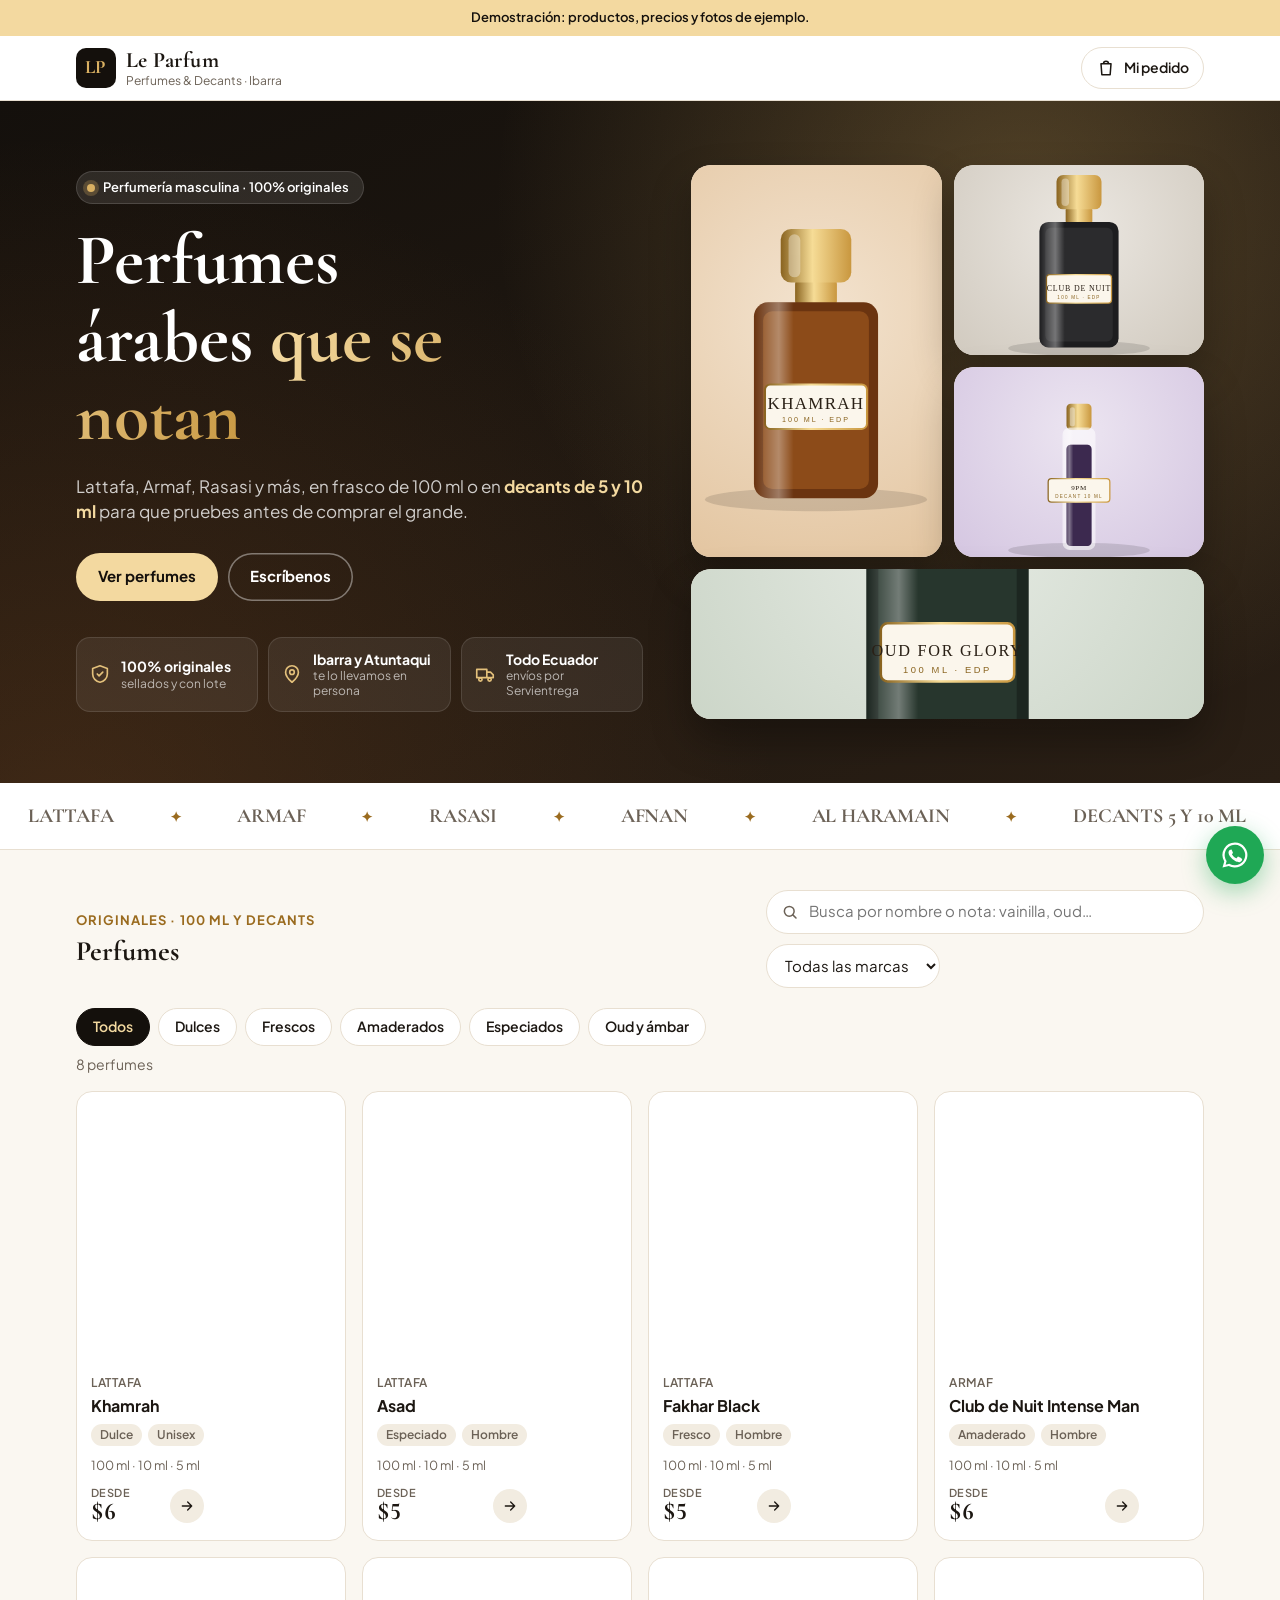
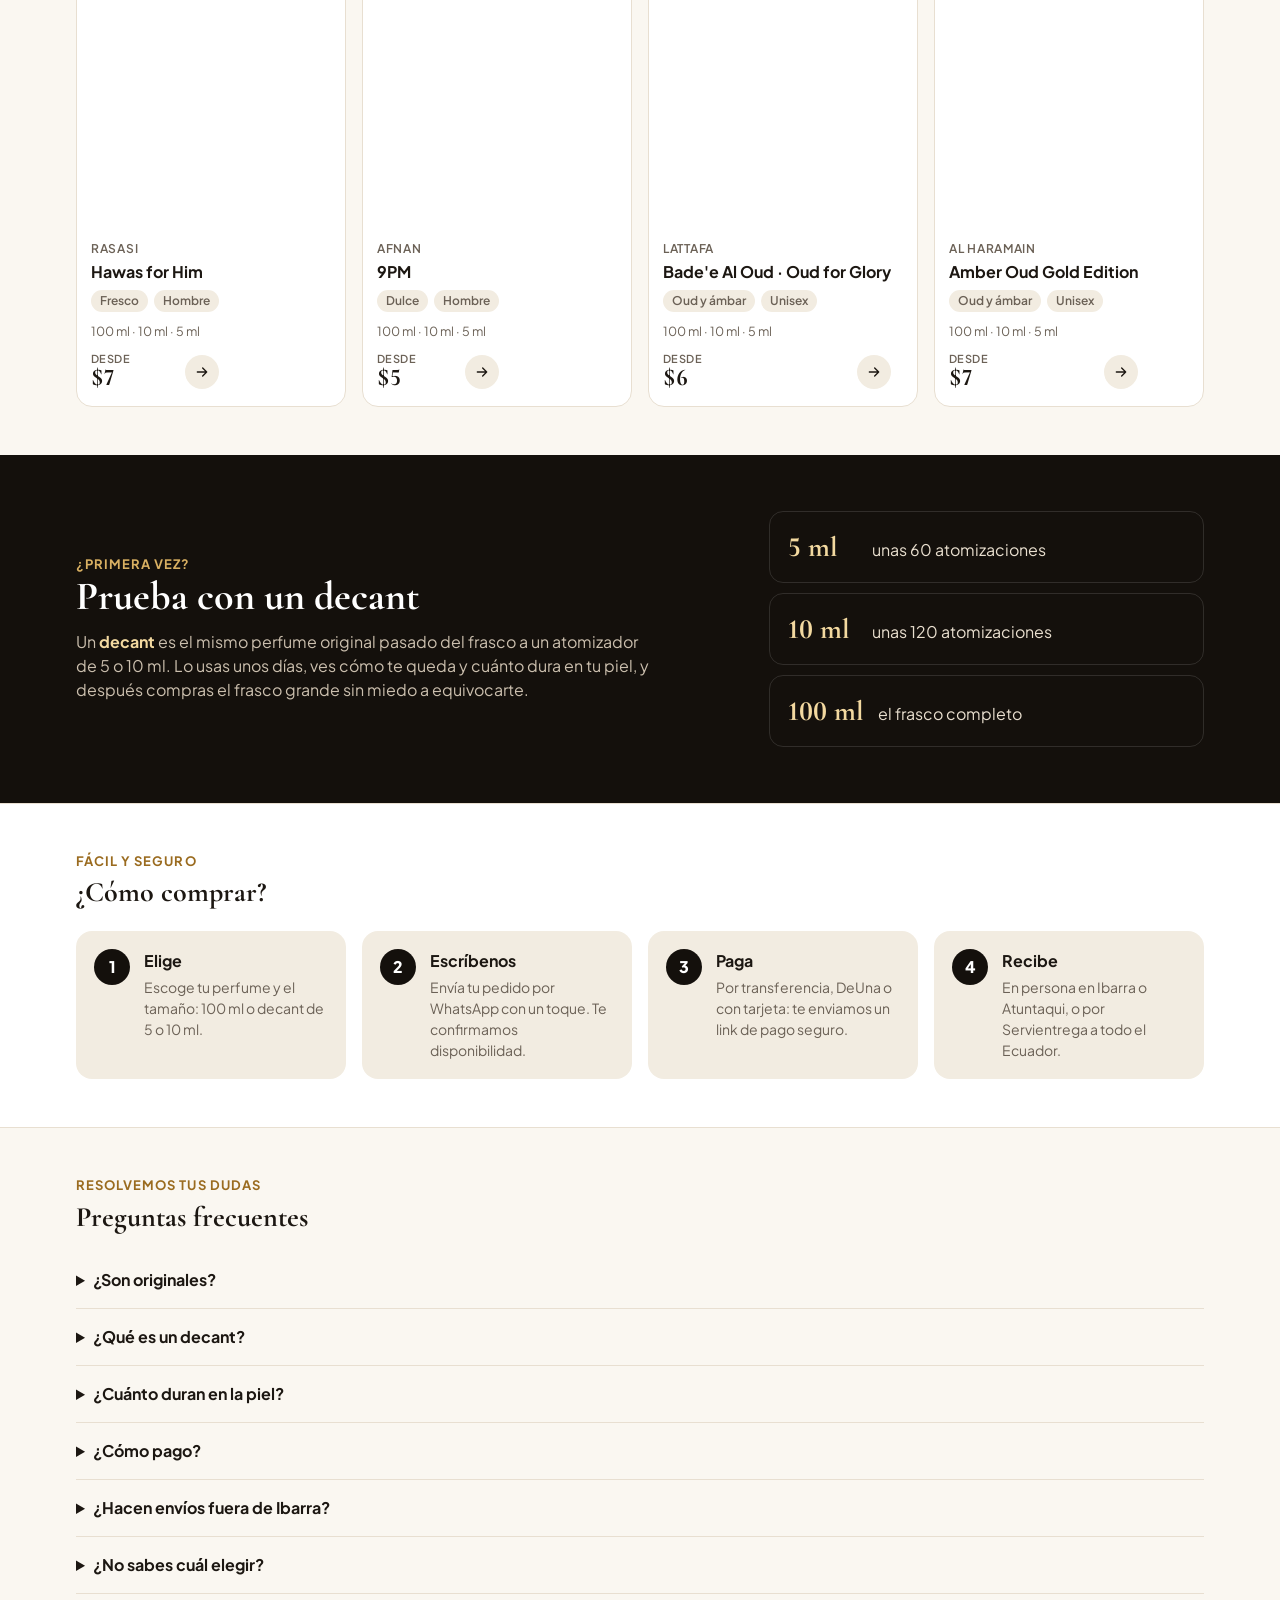
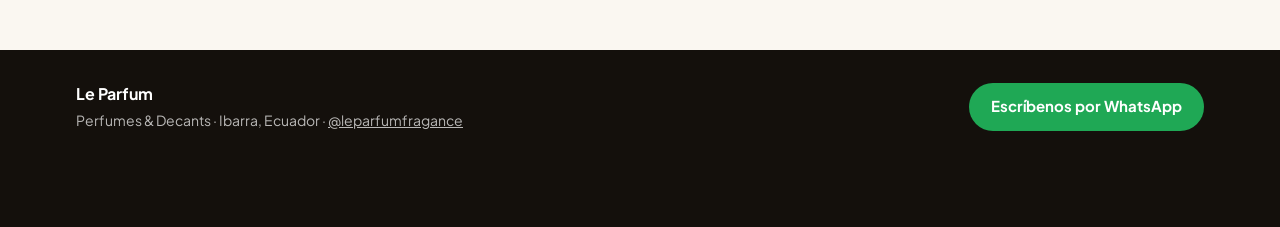
<file: index.html>
<!doctype html>
<html lang="es">
<head>
  <meta charset="utf-8">
  <meta name="viewport" content="width=device-width, initial-scale=1">
  <title>Le Parfum · Perfumes árabes y decants en Ibarra</title>
  <meta name="description" content="Perfumería masculina en Ibarra: perfumes árabes 100% originales de Lattafa, Armaf, Rasasi, Afnan y Al Haramain, en 100 ml y decants de 5 y 10 ml. Entrega en Ibarra y Atuntaqui y envíos a todo el Ecuador.">
  <meta property="og:title" content="Le Parfum · Perfumes & Decants">
  <meta property="og:description" content="Perfumes árabes originales en 100 ml y decants de 5 y 10 ml. Pide por WhatsApp, entrega en Ibarra y Atuntaqui y envíos a todo el Ecuador.">
  <meta property="og:type" content="website">
  <meta name="robots" content="noindex">
  <meta name="theme-color" content="#14100c">
  <link rel="icon" href="favicon.svg" type="image/svg+xml">
  <link rel="preconnect" href="https://fonts.googleapis.com">
  <link rel="preconnect" href="https://fonts.gstatic.com" crossorigin>
  <link rel="preload" as="style" href="https://fonts.googleapis.com/css2?family=Cormorant+Garamond:wght@600;700&family=Plus+Jakarta+Sans:wght@400;600;700&display=swap">
  <link rel="stylesheet" href="https://fonts.googleapis.com/css2?family=Cormorant+Garamond:wght@600;700&family=Plus+Jakarta+Sans:wght@400;600;700&display=swap" media="print" onload="this.media='all'">
  <noscript><link rel="stylesheet" href="https://fonts.googleapis.com/css2?family=Cormorant+Garamond:wght@600;700&family=Plus+Jakarta+Sans:wght@400;600;700&display=swap"></noscript>
  <link rel="stylesheet" href="estilos.css?v=1">
</head>
<body>
  <p class="aviso-demo">Demostración: productos, precios y fotos de ejemplo.</p>

  <header class="barra">
    <div class="contenedor barra__fila">
      <a class="marca" href="#inicio" aria-label="Le Parfum, inicio">
        <span class="marca__logo" aria-hidden="true">LP</span>
        <span class="marca__texto">
          <strong>Le Parfum</strong>
          <small>Perfumes &amp; Decants · Ibarra</small>
        </span>
      </a>
      <button class="bolsa-boton" type="button" id="abrir-bolsa" aria-label="Ver mi pedido">
        <svg viewBox="0 0 24 24" aria-hidden="true"><path d="M6 7h12l-1 13H7L6 7Z"/><path d="M9 7a3 3 0 0 1 6 0"/></svg>
        <span>Mi pedido</span>
        <span class="bolsa-boton__cantidad" id="bolsa-cantidad" hidden>0</span>
      </button>
    </div>
  </header>

  <main id="inicio">
    <section class="portada">
      <div class="contenedor portada__rejilla">
        <div class="portada__contenido">
          <p class="portada__etiqueta"><span class="punto"></span>Perfumería masculina · 100% originales</p>
          <h1>Perfumes árabes <span>que se notan</span></h1>
          <p class="portada__texto">Lattafa, Armaf, Rasasi y más, en frasco de 100 ml o en <strong>decants de 5 y 10 ml</strong> para que pruebes antes de comprar el grande.</p>
          <div class="portada__acciones">
            <a class="boton boton--claro" href="#catalogo">Ver perfumes</a>
            <a class="boton boton--contorno" id="whatsapp-portada" target="_blank" rel="noopener">Escríbenos</a>
          </div>
          <ul class="ventajas">
            <li>
              <svg viewBox="0 0 24 24" aria-hidden="true"><path d="M12 3l8 3v6c0 4.5-3.4 8.2-8 9-4.6-.8-8-4.5-8-9V6z"/><path d="M9 12l2 2 4-4"/></svg>
              <div><strong>100% originales</strong><span>sellados y con lote</span></div>
            </li>
            <li>
              <svg viewBox="0 0 24 24" aria-hidden="true"><path d="M12 21s-7-6-7-11a7 7 0 0 1 14 0c0 5-7 11-7 11z"/><circle cx="12" cy="10" r="2.5"/></svg>
              <div><strong>Ibarra y Atuntaqui</strong><span>te lo llevamos en persona</span></div>
            </li>
            <li>
              <svg viewBox="0 0 24 24" aria-hidden="true"><path d="M3 7h11v9H3zM14 10h4l3 3v3h-7"/><circle cx="7" cy="18" r="1.8"/><circle cx="17" cy="18" r="1.8"/></svg>
              <div><strong>Todo Ecuador</strong><span>envíos por Servientrega</span></div>
            </li>
          </ul>
        </div>
        <div class="mosaico" aria-hidden="true">
          <img src="img/perfumes/khamrah.svg" alt="" width="600" height="600" fetchpriority="high">
          <img src="img/perfumes/cdn-intense.svg" alt="" width="600" height="600">
          <img src="img/perfumes/9pm-decant-10.svg" alt="" width="600" height="600">
          <img src="img/perfumes/oud-glory.svg" alt="" width="600" height="600">
        </div>
      </div>
    </section>

    <div class="marcas" aria-label="Marcas">
      <div class="marcas__pista">
        <span>Lattafa</span><span>Armaf</span><span>Rasasi</span><span>Afnan</span><span>Al Haramain</span><span>Decants 5 y 10 ml</span>
        <span aria-hidden="true">Lattafa</span><span aria-hidden="true">Armaf</span><span aria-hidden="true">Rasasi</span><span aria-hidden="true">Afnan</span><span aria-hidden="true">Al Haramain</span><span aria-hidden="true">Decants 5 y 10 ml</span>
      </div>
    </div>

    <section class="contenedor catalogo" id="catalogo" aria-labelledby="titulo-catalogo">
      <div class="catalogo__cabecera">
        <div>
          <p class="antetitulo">Originales · 100 ml y decants</p>
          <h2 id="titulo-catalogo">Perfumes</h2>
        </div>
        <div class="buscadores">
          <label class="buscador">
            <svg viewBox="0 0 24 24" aria-hidden="true"><circle cx="11" cy="11" r="6.5"/><path d="m20 20-4.2-4.2"/></svg>
            <input id="buscar" type="search" placeholder="Busca por nombre o nota: vainilla, oud…" aria-label="Buscar perfume">
          </label>
          <select id="filtro-marca" class="selector" aria-label="Marca">
            <option value="todas">Todas las marcas</option>
          </select>
        </div>
      </div>
      <div class="filtros" aria-label="Familia olfativa">
        <button type="button" class="filtro activo" data-familia="todo" aria-pressed="true">Todos</button>
        <button type="button" class="filtro" data-familia="dulce" aria-pressed="false">Dulces</button>
        <button type="button" class="filtro" data-familia="fresco" aria-pressed="false">Frescos</button>
        <button type="button" class="filtro" data-familia="amaderado" aria-pressed="false">Amaderados</button>
        <button type="button" class="filtro" data-familia="especiado" aria-pressed="false">Especiados</button>
        <button type="button" class="filtro" data-familia="oud" aria-pressed="false">Oud y ámbar</button>
      </div>
      <p class="cuantos" id="cuantos" aria-live="polite"></p>
      <div class="rejilla" id="rejilla"></div>
      <div class="sin-resultados" id="sin-resultados" hidden>
        <p>No encontramos perfumes con esos filtros.</p>
        <button class="boton boton--contorno-oscuro" type="button" id="limpiar-filtros">Ver todos</button>
      </div>
    </section>

    <section class="decants" aria-labelledby="titulo-decants">
      <div class="contenedor decants__fila">
        <div>
          <p class="antetitulo">¿Primera vez?</p>
          <h2 id="titulo-decants">Prueba con un decant</h2>
          <p>Un <strong>decant</strong> es el mismo perfume original pasado del frasco a un atomizador de 5 o 10 ml. Lo usas unos días, ves cómo te queda y cuánto dura en tu piel, y después compras el frasco grande sin miedo a equivocarte.</p>
        </div>
        <ul class="decants__datos">
          <li><strong>5 ml</strong><span>unas 60 atomizaciones</span></li>
          <li><strong>10 ml</strong><span>unas 120 atomizaciones</span></li>
          <li><strong>100 ml</strong><span>el frasco completo</span></li>
        </ul>
      </div>
    </section>

    <section class="pasos" aria-labelledby="titulo-pasos">
      <div class="contenedor">
        <p class="antetitulo">Fácil y seguro</p>
        <h2 id="titulo-pasos">¿Cómo comprar?</h2>
        <ol class="pasos__lista">
          <li><span>1</span><div><strong>Elige</strong><p>Escoge tu perfume y el tamaño: 100 ml o decant de 5 o 10 ml.</p></div></li>
          <li><span>2</span><div><strong>Escríbenos</strong><p>Envía tu pedido por WhatsApp con un toque. Te confirmamos disponibilidad.</p></div></li>
          <li><span>3</span><div><strong>Paga</strong><p>Por transferencia, DeUna o con tarjeta: te enviamos un link de pago seguro.</p></div></li>
          <li><span>4</span><div><strong>Recibe</strong><p>En persona en Ibarra o Atuntaqui, o por Servientrega a todo el Ecuador.</p></div></li>
        </ol>
      </div>
    </section>

    <section class="contenedor preguntas" aria-labelledby="titulo-preguntas">
      <p class="antetitulo">Resolvemos tus dudas</p>
      <h2 id="titulo-preguntas">Preguntas frecuentes</h2>
      <details>
        <summary>¿Son originales?</summary>
        <p>Sí. Son perfumes originales de las casas árabes (Lattafa, Armaf, Rasasi, Afnan, Al Haramain), sellados y con su código de lote. Si quieres, te mandamos foto o video del frasco antes de enviarlo.</p>
      </details>
      <details>
        <summary>¿Qué es un decant?</summary>
        <p>Es el mismo perfume original pasado a un atomizador pequeño de 5 o 10 ml. Sirve para probarlo varios días o para tener varios aromas sin comprar todos los frascos grandes.</p>
      </details>
      <details>
        <summary>¿Cuánto duran en la piel?</summary>
        <p>Depende del perfume y de tu piel. En cada ficha ponemos la duración aproximada: los orientales y con oud suelen durar 10 horas o más; los frescos, de 6 a 8 horas.</p>
      </details>
      <details>
        <summary>¿Cómo pago?</summary>
        <p>Por transferencia, DeUna o con tarjeta de crédito o débito: te enviamos un link de pago seguro por WhatsApp.</p>
      </details>
      <details>
        <summary>¿Hacen envíos fuera de Ibarra?</summary>
        <p>Sí, a todo el Ecuador por Servientrega. El costo depende de la ciudad y te lo confirmamos antes de pagar. En Ibarra y Atuntaqui te lo entregamos en persona.</p>
      </details>
      <details>
        <summary>¿No sabes cuál elegir?</summary>
        <p>Escríbenos qué te gusta (dulce, fresco, para el día o para la noche) y te recomendamos dos o tres opciones. Si dudas, empieza con decants.</p>
      </details>
    </section>
  </main>

  <footer class="pie">
    <div class="contenedor pie__fila">
      <div>
        <strong>Le Parfum</strong>
        <p>Perfumes &amp; Decants · Ibarra, Ecuador · <a href="https://www.instagram.com/leparfumfragance/" target="_blank" rel="noopener">@leparfumfragance</a></p>
      </div>
      <a class="boton boton--whatsapp" id="whatsapp-pie" target="_blank" rel="noopener">Escríbenos por WhatsApp</a>
    </div>
  </footer>

  <a class="flotante" id="whatsapp-flotante" target="_blank" rel="noopener" aria-label="Escríbenos por WhatsApp">
    <svg viewBox="0 0 24 24" aria-hidden="true"><path d="M12 2a10 10 0 0 0-8.6 15.1L2 22l5-1.3A10 10 0 1 0 12 2Zm0 18.2a8.2 8.2 0 0 1-4.2-1.1l-.3-.2-3 .8.8-2.9-.2-.3A8.2 8.2 0 1 1 12 20.2Zm4.5-6.1c-.2-.1-1.5-.7-1.7-.8-.2-.1-.4-.1-.6.1l-.8 1c-.1.2-.3.2-.5.1a6.7 6.7 0 0 1-3.3-2.9c-.3-.4.2-.4.7-1.3.1-.2 0-.3 0-.4l-.8-1.8c-.2-.5-.4-.4-.6-.4h-.5a1 1 0 0 0-.7.3 3 3 0 0 0-.9 2.2 5.2 5.2 0 0 0 1.1 2.8 11.9 11.9 0 0 0 4.6 4c1.7.7 2.4.8 3.2.7a2.8 2.8 0 0 0 1.8-1.3 2.3 2.3 0 0 0 .2-1.3c-.1-.1-.3-.2-.5-.3Z"/></svg>
  </a>

  <dialog class="ficha" id="ficha" aria-labelledby="ficha-nombre">
    <button class="cerrar" type="button" data-cerrar aria-label="Cerrar">×</button>
    <div class="ficha__galeria">
      <img id="ficha-foto" alt="">
    </div>
    <div class="ficha__info">
      <p class="ficha__marca" id="ficha-marca"></p>
      <h3 id="ficha-nombre"></h3>
      <p class="etiquetas" id="ficha-etiquetas"></p>
      <p class="ficha__precio"><span id="ficha-precio"></span><span class="insignia" id="ficha-oferta" hidden></span></p>
      <p class="ficha__descripcion" id="ficha-descripcion"></p>

      <div class="grupo">
        <p class="grupo__titulo">Tamaño</p>
        <div class="opciones opciones--tamano" id="opciones-tamano"></div>
      </div>

      <dl class="notas">
        <div><dt>Salida</dt><dd id="nota-salida"></dd></div>
        <div><dt>Corazón</dt><dd id="nota-corazon"></dd></div>
        <div><dt>Fondo</dt><dd id="nota-fondo"></dd></div>
        <div><dt>Duración</dt><dd id="ficha-duracion"></dd></div>
      </dl>

      <div class="grupo grupo--fila">
        <p class="grupo__titulo">Cantidad</p>
        <div class="cantidad">
          <button type="button" id="menos" aria-label="Menos">−</button>
          <output id="cantidad">1</output>
          <button type="button" id="mas" aria-label="Más">+</button>
        </div>
      </div>

      <p class="aviso" id="ficha-aviso" role="alert"></p>
      <div class="ficha__acciones">
        <button class="boton" type="button" id="agregar">Agregar a mi pedido</button>
        <button class="boton boton--whatsapp" type="button" id="pedir-ahora">Pedir ahora por WhatsApp</button>
      </div>
    </div>
  </dialog>

  <dialog class="bolsa" id="bolsa" aria-labelledby="bolsa-titulo">
    <div class="bolsa__cabecera">
      <h3 id="bolsa-titulo">Mi pedido</h3>
      <button class="cerrar" type="button" data-cerrar aria-label="Cerrar">×</button>
    </div>
    <ul class="bolsa__lista" id="bolsa-lista"></ul>
    <p class="bolsa__vacia" id="bolsa-vacia">Todavía no agregas perfumes.</p>
    <div class="bolsa__pie" id="bolsa-pie">
      <fieldset class="entrega">
        <legend>¿Cómo lo recibes?</legend>
        <label><input type="radio" name="entrega" value="local" checked><span><strong>Ibarra o Atuntaqui</strong><small>Te lo llevamos en persona, sin costo</small></span></label>
        <label><input type="radio" name="entrega" value="servientrega"><span><strong>Otra ciudad</strong><small>Por Servientrega, el envío según la ciudad</small></span></label>
      </fieldset>
      <p class="bolsa__total">Total <strong id="bolsa-total">$0</strong></p>
      <p class="bolsa__nota" id="bolsa-envio"></p>
      <p class="bolsa__nota">Pagas por transferencia, DeUna o tarjeta (te enviamos un link de pago).</p>
      <button class="boton boton--whatsapp" type="button" id="enviar-pedido">Enviar pedido por WhatsApp</button>
      <button class="enlace" type="button" id="vaciar">Vaciar pedido</button>
    </div>
  </dialog>

  <script src="productos.js?v=1"></script>
  <script src="app.js?v=2"></script>
</body>
</html>
</file>
<file: estilos.css>
/* Le Parfum (DEMO), basado en el diseño de CyR Shop. Marfil + negro oud con acentos dorados. */
:root {
  --fondo: #faf7f1;
  --superficie: #ffffff;
  --superficie-2: #f2ece1;
  --texto: #1c1712;
  --texto-suave: #6b6156;
  --borde: #e8dfd1;
  --marca: #14100c;
  --marca-texto: #ffffff;
  --acento: #9a6b1f;          /* dorado oscuro: 4.7:1 sobre blanco */
  --oro: #d9b062;
  --whatsapp: #1fa855;
  --whatsapp-texto: #ffffff;
  --foto-fondo: #f2ece1;
  --sombra: 0 1px 2px rgb(28 23 18 / 6%), 0 10px 26px rgb(28 23 18 / 9%);
  --radio: 16px;
  color-scheme: light;
}
*,
*::before,
*::after {
  box-sizing: border-box;
}

html {
  scroll-behavior: smooth;
}

body {
  margin: 0;
  background: var(--fondo);
  color: var(--texto);
  font-family: "Plus Jakarta Sans", system-ui, -apple-system, "Segoe UI", sans-serif;
  font-size: 16px;
  line-height: 1.5;
  -webkit-font-smoothing: antialiased;
}

[hidden] {
  display: none !important;
}

img {
  display: block;
  max-width: 100%;
}

button,
input {
  font: inherit;
  color: inherit;
}

h1,
h2,
h3 {
  margin: 0;
  font-family: "Cormorant Garamond", Georgia, "Plus Jakarta Sans", system-ui, sans-serif;
  line-height: 1.08;
  letter-spacing: 0;
}

.contenedor {
  width: 100%;
  max-width: 1160px;
  margin: 0 auto;
  padding: 0 16px;
}

.barra {
  position: sticky;
  top: 0;
  z-index: 20;
  background: var(--superficie);
  border-bottom: 1px solid var(--borde);
}

.barra__fila {
  display: flex;
  align-items: center;
  justify-content: space-between;
  height: 64px;
}

.marca {
  display: flex;
  align-items: center;
  gap: 10px;
  color: inherit;
  text-decoration: none;
}

.marca__logo {
  width: 40px;
  height: 40px;
  border-radius: 10px;
}

.marca__texto {
  display: flex;
  flex-direction: column;
  line-height: 1.2;
}

.marca__texto small {
  color: var(--texto-suave);
  font-size: 12px;
}

.bolsa-boton {
  position: relative;
  display: inline-flex;
  align-items: center;
  gap: 8px;
  height: 42px;
  padding: 0 14px;
  border: 1px solid var(--borde);
  border-radius: 999px;
  background: var(--superficie);
  font-weight: 600;
  font-size: 14px;
  cursor: pointer;
}

.bolsa-boton svg {
  width: 20px;
  height: 20px;
  fill: none;
  stroke: currentColor;
  stroke-width: 1.8;
  stroke-linejoin: round;
}

.bolsa-boton__cantidad {
  display: grid;
  place-items: center;
  min-width: 22px;
  height: 22px;
  padding: 0 6px;
  border-radius: 999px;
  background: var(--acento);
  color: #fff;
  font-size: 12px;
  font-weight: 700;
}

.portada {
  position: relative;
  overflow: hidden;
  background:
    radial-gradient(circle at 80% 15%, rgb(217 176 98 / 28%), transparent 45%),
    radial-gradient(circle at 5% 110%, rgb(120 70 30 / 35%), transparent 50%),
    linear-gradient(160deg, #14100c 0%, #2a1f15 100%);
  color: #fff;
}

.portada__rejilla {
  display: grid;
  grid-template-columns: minmax(0, 1.05fr) minmax(0, 0.95fr);
  gap: 48px;
  align-items: center;
  padding-top: 64px;
  padding-bottom: 64px;
}

.portada__etiqueta {
  display: inline-flex;
  align-items: center;
  gap: 8px;
  margin: 0 0 18px;
  padding: 6px 14px 6px 10px;
  border-radius: 999px;
  background: rgb(255 255 255 / 10%);
  border: 1px solid rgb(255 255 255 / 14%);
  font-size: 13px;
  font-weight: 600;
}

.punto {
  width: 8px;
  height: 8px;
  border-radius: 50%;
  background: var(--oro);
  box-shadow: 0 0 0 4px rgb(217 176 98 / 25%);
}

.portada h1 {
  max-width: 13ch;
  font-size: clamp(40px, 6.4vw, 72px);
  font-weight: 800;
}

.portada h1 span {
  background: linear-gradient(90deg, #f3d9a0, #c99a45);
  -webkit-background-clip: text;
  background-clip: text;
  color: transparent;
}

.portada__texto {
  max-width: 48ch;
  margin: 18px 0 28px;
  color: rgb(255 255 255 / 78%);
  font-size: 17px;
}

.portada__acciones {
  display: flex;
  flex-wrap: wrap;
  gap: 10px;
  margin-bottom: 36px;
}

.ventajas {
  display: grid;
  grid-template-columns: repeat(3, minmax(0, 1fr));
  gap: 10px;
  max-width: 600px;
  margin: 0;
  padding: 0;
  list-style: none;
}

.ventajas li {
  display: flex;
  align-items: center;
  gap: 10px;
  padding: 12px;
  border-radius: 14px;
  background: rgb(255 255 255 / 7%);
  border: 1px solid rgb(255 255 255 / 11%);
}

.ventajas svg {
  flex: none;
  width: 22px;
  height: 22px;
  fill: none;
  stroke: #e3c07b;
  stroke-width: 1.8;
  stroke-linecap: round;
  stroke-linejoin: round;
}

.ventajas div {
  display: flex;
  flex-direction: column;
  line-height: 1.3;
}

.ventajas strong {
  font-size: 14px;
}

.ventajas span {
  color: rgb(255 255 255 / 65%);
  font-size: 12px;
}

.mosaico {
  display: grid;
  grid-template-columns: 1fr 1fr;
  grid-template-rows: 190px 190px 150px;
  gap: 12px;
}

.mosaico img {
  width: 100%;
  height: 100%;
  object-fit: cover;
  border-radius: 20px;
  box-shadow: 0 20px 40px rgb(0 0 0 / 30%);
}

.mosaico img:nth-child(1) {
  grid-row: span 2;
}

.mosaico img:nth-child(4) {
  grid-column: span 2;
  object-position: center 30%;
}

.marcas {
  overflow: hidden;
  padding: 18px 0;
  background: var(--superficie);
  border-bottom: 1px solid var(--borde);
}

.marcas__pista {
  display: flex;
  width: max-content;
  animation: desplazar 28s linear infinite;
}

.marcas span {
  padding: 0 28px;
  color: var(--texto-suave);
  font-family: "Cormorant Garamond", Georgia, sans-serif;
  font-size: 20px;
  font-weight: 700;
  letter-spacing: -0.01em;
  text-transform: uppercase;
  white-space: nowrap;
}

.marcas span::after {
  content: "✦";
  margin-left: 56px;
  color: var(--acento);
  font-size: 14px;
  vertical-align: middle;
}

@keyframes desplazar {
  to {
    transform: translateX(-50%);
  }
}

@media (prefers-reduced-motion: reduce) {
  .marcas__pista {
    animation: none;
  }
}

.antetitulo {
  margin: 0 0 6px;
  color: var(--acento);
  font-size: 13px;
  font-weight: 700;
  letter-spacing: 0.08em;
  text-transform: uppercase;
}

.boton {
  display: inline-flex;
  align-items: center;
  justify-content: center;
  gap: 8px;
  min-height: 48px;
  padding: 0 22px;
  border: 0;
  border-radius: 999px;
  background: var(--marca);
  color: var(--marca-texto);
  font-weight: 700;
  font-size: 15px;
  text-decoration: none;
  cursor: pointer;
  transition: transform 0.15s ease, filter 0.15s ease;
}

.boton:hover {
  filter: brightness(1.1);
}

.boton:active {
  transform: scale(0.98);
}

.boton--claro {
  background: #f3d9a0;
  color: #14100c;
}

.boton--contorno {
  background: transparent;
  color: #fff;
  box-shadow: inset 0 0 0 1.5px rgb(255 255 255 / 40%);
}

.boton--whatsapp {
  background: var(--whatsapp);
  color: var(--whatsapp-texto);
}

.catalogo {
  padding-top: 40px;
  padding-bottom: 48px;
}

.catalogo__cabecera {
  display: flex;
  flex-wrap: wrap;
  align-items: center;
  justify-content: space-between;
  gap: 16px;
  margin-bottom: 20px;
}

.catalogo h2,
.pasos h2,
.preguntas h2 {
  font-size: 28px;
  font-weight: 800;
}

.filtros {
  display: flex;
  gap: 8px;
  overflow-x: auto;
  scrollbar-width: none;
}

.filtro {
  flex: none;
  height: 38px;
  padding: 0 16px;
  border: 1px solid var(--borde);
  border-radius: 999px;
  background: var(--superficie);
  font-weight: 600;
  font-size: 14px;
  cursor: pointer;
}

.filtro.activo {
  background: var(--texto);
  border-color: var(--texto);
  color: var(--fondo);
}

.rejilla {
  display: grid;
  grid-template-columns: repeat(auto-fill, minmax(220px, 1fr));
  gap: 16px;
}

.tarjeta {
  display: flex;
  flex-direction: column;
  overflow: hidden;
  border: 1px solid var(--borde);
  border-radius: var(--radio);
  background: var(--superficie);
  text-align: left;
  padding: 0;
  cursor: pointer;
  transition: transform 0.2s ease, box-shadow 0.2s ease;
}

.tarjeta:hover {
  transform: translateY(-2px);
  box-shadow: var(--sombra);
}

.tarjeta__foto {
  position: relative;
  height: 0;
  padding-top: 100%;
  overflow: hidden;
  background: var(--foto-fondo);
}

.tarjeta__foto img {
  position: absolute;
  top: 0;
  right: 0;
  bottom: 0;
  left: 0;
  width: 100%;
  height: 100%;
  object-fit: cover;
  transition: transform 0.5s ease;
}

.tarjeta:hover .tarjeta__imagen {
  transform: scale(1.05);
}

.tarjeta__foto--contener .tarjeta__imagen {
  object-fit: contain;
}

.tarjeta__foto .tarjeta__fondo {
  opacity: 0.75;
}

.tarjeta__foto .insignia {
  position: absolute;
  top: 10px;
  left: 10px;
}

.tarjeta__cuerpo {
  display: flex;
  flex: 1;
  flex-direction: column;
  gap: 4px;
  padding: 14px;
}

.tarjeta__marca {
  color: var(--texto-suave);
  font-size: 12px;
  font-weight: 600;
  text-transform: uppercase;
  letter-spacing: 0.06em;
}

.tarjeta__nombre {
  display: -webkit-box;
  overflow: hidden;
  -webkit-box-orient: vertical;
  -webkit-line-clamp: 2;
  font-size: 16px;
  font-weight: 700;
  line-height: 1.3;
}

.tarjeta__ver {
  display: grid;
  place-items: center;
  width: 34px;
  height: 34px;
  border-radius: 50%;
  background: var(--superficie-2);
  transition: background 0.2s ease, color 0.2s ease;
}

.tarjeta__ver svg {
  width: 16px;
  height: 16px;
  fill: none;
  stroke: currentColor;
  stroke-width: 2;
  stroke-linecap: round;
  stroke-linejoin: round;
}

.tarjeta:hover .tarjeta__ver {
  background: var(--acento);
  color: #fff;
}

.tarjeta__pie {
  display: flex;
  align-items: center;
  justify-content: space-between;
  gap: 8px;
  margin-top: auto;
  padding-top: 8px;
}

.tarjeta__precio {
  font-family: "Cormorant Garamond", Georgia, sans-serif;
  font-size: 21px;
  font-weight: 800;
  letter-spacing: -0.02em;
}

.muestras {
  display: flex;
  align-items: center;
  margin-top: 4px;
  padding-left: 5px;
}

.muestras i {
  width: 16px;
  height: 16px;
  margin-left: -5px;
  border-radius: 50%;
  border: 2px solid var(--superficie);
}

.muestras small {
  margin-left: 6px;
  color: var(--texto-suave);
  font-size: 12px;
  font-weight: 600;
}

.insignia {
  display: inline-block;
  padding: 4px 10px;
  border-radius: 999px;
  background: var(--acento);
  color: #fff;
  font-size: 12px;
  font-weight: 700;
}

.pasos {
  padding: 48px 0;
  background: var(--superficie);
  border-top: 1px solid var(--borde);
  border-bottom: 1px solid var(--borde);
}

.pasos__lista {
  display: grid;
  grid-template-columns: repeat(auto-fit, minmax(220px, 1fr));
  gap: 16px;
  margin: 24px 0 0;
  padding: 0;
  list-style: none;
}

.pasos__lista li {
  display: flex;
  gap: 14px;
  padding: 18px;
  border-radius: var(--radio);
  background: var(--superficie-2);
}

.pasos__lista span {
  display: grid;
  flex: none;
  place-items: center;
  width: 36px;
  height: 36px;
  border-radius: 50%;
  background: var(--marca);
  color: var(--marca-texto);
  font-weight: 800;
}

.pasos__lista p {
  margin: 4px 0 0;
  color: var(--texto-suave);
  font-size: 14px;
}

.preguntas {
  padding-top: 48px;
  padding-bottom: 56px;
}

.preguntas h2 {
  margin-bottom: 20px;
}

.preguntas details {
  border-bottom: 1px solid var(--borde);
}

.preguntas summary {
  padding: 16px 0;
  font-weight: 700;
  cursor: pointer;
}

.preguntas details p {
  margin: 0 0 16px;
  color: var(--texto-suave);
}

.pie {
  padding: 32px 0 96px;
  background: var(--marca);
  color: var(--marca-texto);
}

.pie__fila {
  display: flex;
  flex-wrap: wrap;
  align-items: center;
  justify-content: space-between;
  gap: 16px;
}

.pie p {
  margin: 4px 0 0;
  color: rgb(255 255 255 / 70%);
  font-size: 14px;
}

.flotante {
  position: fixed;
  right: 16px;
  bottom: 16px;
  z-index: 15;
  display: grid;
  place-items: center;
  width: 58px;
  height: 58px;
  border-radius: 50%;
  background: var(--whatsapp);
  box-shadow: 0 8px 24px rgb(31 168 85 / 40%);
}

.flotante svg {
  width: 30px;
  height: 30px;
  fill: #fff;
}

dialog {
  border: 0;
  padding: 0;
  color: var(--texto);
  background: var(--superficie);
}

dialog::backdrop {
  background: rgb(10 12 20 / 60%);
}

.cerrar {
  display: grid;
  place-items: center;
  width: 40px;
  height: 40px;
  border: 0;
  border-radius: 50%;
  background: var(--superficie-2);
  font-size: 24px;
  line-height: 1;
  cursor: pointer;
}

.ficha {
  width: min(960px, calc(100% - 32px));
  max-height: calc(100vh - 32px);
  max-height: calc(100dvh - 32px);
  border-radius: 20px;
  overflow: auto;
}

.ficha[open] {
  display: grid;
  grid-template-columns: 1.1fr 1fr;
}

.ficha > .cerrar {
  position: absolute;
  top: 12px;
  right: 12px;
  z-index: 2;
}

.ficha__galeria {
  padding: 16px;
  background: var(--foto-fondo);
}

.ficha__galeria > img {
  width: 100%;
  aspect-ratio: 1;
  object-fit: contain;
  border-radius: 12px;
  background: var(--foto-fondo);
}

.ficha__miniaturas {
  display: flex;
  gap: 8px;
  margin-top: 12px;
  overflow-x: auto;
}

.ficha__miniaturas button {
  flex: none;
  width: 64px;
  height: 64px;
  padding: 0;
  overflow: hidden;
  border: 2px solid transparent;
  border-radius: 10px;
  background: var(--superficie);
  cursor: pointer;
}

.ficha__miniaturas button.activo {
  border-color: var(--texto);
}

.ficha__miniaturas img {
  width: 100%;
  height: 100%;
  object-fit: cover;
}

.ficha__info {
  display: flex;
  flex-direction: column;
  gap: 14px;
  padding: 28px 24px 24px;
}

.ficha__marca {
  margin: 0;
  color: var(--texto-suave);
  font-size: 13px;
  font-weight: 600;
  text-transform: uppercase;
  letter-spacing: 0.06em;
}

.ficha h3 {
  margin-top: -8px;
  padding-right: 40px;
  font-size: 26px;
  font-weight: 800;
}

.ficha__precio {
  display: flex;
  align-items: center;
  gap: 10px;
  margin: 0;
  font-size: 26px;
  font-weight: 800;
}

.ficha__descripcion {
  margin: 0;
  color: var(--texto-suave);
}

.grupo__titulo {
  display: block;
  margin: 0 0 8px;
  font-size: 14px;
  font-weight: 700;
}

.grupo__titulo small,
.grupo__titulo span {
  color: var(--texto-suave);
  font-weight: 500;
}

.grupo--fila {
  display: flex;
  align-items: center;
  justify-content: space-between;
}

.grupo--fila .grupo__titulo {
  margin: 0;
}

.opciones {
  display: flex;
  flex-wrap: wrap;
  gap: 8px;
}

.opcion {
  min-width: 48px;
  height: 40px;
  padding: 0 14px;
  border: 1px solid var(--borde);
  border-radius: 10px;
  background: var(--superficie);
  font-weight: 600;
  font-size: 14px;
  cursor: pointer;
}

.opcion.activo {
  border-color: var(--texto);
  box-shadow: inset 0 0 0 1px var(--texto);
}

.opcion--color {
  width: 34px;
  min-width: 0;
  height: 34px;
  padding: 0;
  border-radius: 50%;
  border: 2px solid var(--superficie);
  box-shadow: 0 0 0 1px var(--borde);
}

.opcion--color.activo {
  box-shadow: 0 0 0 2px var(--texto);
}

.campo {
  width: 100%;
  height: 44px;
  padding: 0 14px;
  border: 1px solid var(--borde);
  border-radius: 10px;
  background: var(--superficie);
}

.cantidad {
  display: flex;
  align-items: center;
  border: 1px solid var(--borde);
  border-radius: 999px;
}

.cantidad button {
  width: 40px;
  height: 40px;
  border: 0;
  background: none;
  font-size: 20px;
  cursor: pointer;
}

.cantidad output {
  min-width: 28px;
  text-align: center;
  font-weight: 700;
}

.aviso {
  min-height: 0;
  margin: 0;
  color: var(--acento);
  font-size: 14px;
  font-weight: 600;
}

.aviso:empty {
  display: none;
}

.ficha__acciones {
  display: grid;
  gap: 10px;
  margin-top: auto;
}

.bolsa {
  width: min(440px, 100%);
  height: 100vh;
  height: 100dvh;
  max-height: 100vh;
  max-height: 100dvh;
  margin: 0 0 0 auto;
}

.bolsa[open] {
  display: flex;
  flex-direction: column;
}

.bolsa__cabecera {
  display: flex;
  align-items: center;
  justify-content: space-between;
  padding: 16px 20px;
  border-bottom: 1px solid var(--borde);
}

.bolsa__cabecera h3 {
  font-size: 20px;
  font-weight: 800;
}

.bolsa__lista {
  flex: 1;
  margin: 0;
  padding: 8px 20px;
  overflow-y: auto;
  list-style: none;
}

.bolsa__item {
  display: grid;
  grid-template-columns: 64px 1fr auto;
  gap: 12px;
  align-items: center;
  padding: 12px 0;
  border-bottom: 1px solid var(--borde);
}

.bolsa__item img {
  width: 64px;
  height: 64px;
  border-radius: 10px;
  object-fit: cover;
  background: var(--foto-fondo);
}

.bolsa__item strong {
  display: block;
  font-size: 14px;
  line-height: 1.3;
}

.bolsa__item small {
  color: var(--texto-suave);
  font-size: 13px;
}

.bolsa__item-derecha {
  display: flex;
  flex-direction: column;
  align-items: flex-end;
  gap: 4px;
  font-weight: 700;
}

.enlace {
  padding: 0;
  border: 0;
  background: none;
  color: var(--texto-suave);
  font-size: 13px;
  text-decoration: underline;
  cursor: pointer;
}

.bolsa__vacia {
  padding: 32px 20px;
  color: var(--texto-suave);
  text-align: center;
}

.bolsa__pie {
  display: grid;
  gap: 10px;
  padding: 16px 20px 24px;
  border-top: 1px solid var(--borde);
}

.bolsa__pie p {
  margin: 0;
}

.bolsa__total {
  display: flex;
  justify-content: space-between;
  font-size: 18px;
}

.bolsa__nota {
  color: var(--texto-suave);
  font-size: 13px;
}

@media (max-width: 760px) {
  .ficha {
    width: 100%;
    max-width: 100%;
    max-height: 100vh;
    max-height: 100dvh;
    height: 100vh;
    height: 100dvh;
    margin: 0;
    border-radius: 0;
  }

  .ficha[open] {
    display: block;
  }

  .ficha__galeria {
    padding: 12px;
  }

  .ficha__info {
    padding: 20px 16px 28px;
  }

  .rejilla {
    grid-template-columns: repeat(2, minmax(0, 1fr));
    gap: 12px;
  }

  .tarjeta__cuerpo {
    padding: 10px 12px 12px;
  }

  .tarjeta__nombre {
    font-size: 14px;
  }

  .tarjeta__precio {
    font-size: 16px;
  }

  .tarjeta__precio {
    font-size: 18px;
  }

  .tarjeta__ver {
    width: 30px;
    height: 30px;
  }

  .portada__rejilla {
    grid-template-columns: 1fr;
    gap: 28px;
    padding-top: 40px;
    padding-bottom: 40px;
  }

  .portada__acciones {
    margin-bottom: 24px;
  }

  .portada__acciones .boton {
    flex: 1;
  }

  .ventajas {
    gap: 8px;
  }

  .ventajas li {
    flex-direction: column;
    align-items: flex-start;
    gap: 6px;
    padding: 10px;
  }

  .ventajas strong {
    font-size: 13px;
  }

  .ventajas span {
    font-size: 11px;
  }

  .mosaico {
    grid-template-columns: repeat(3, 1fr);
    grid-template-rows: 150px;
    gap: 8px;
  }

  .mosaico img {
    border-radius: 14px;
  }

  .mosaico img:nth-child(1) {
    grid-row: auto;
  }

  .mosaico img:nth-child(4) {
    display: none;
  }

  .marcas {
    padding: 14px 0;
  }

  .marcas span {
    padding: 0 18px;
    font-size: 16px;
  }

  .marcas span::after {
    margin-left: 36px;
  }
}

/* ================= Le Parfum: componentes nuevos ================= */

.aviso-demo {
  margin: 0;
  padding: 8px 16px;
  background: #f3d9a0;
  color: #14100c;
  font-size: 13px;
  font-weight: 600;
  text-align: center;
}

.marca__logo {
  display: grid;
  place-items: center;
  background: var(--marca);
  color: var(--oro);
  font-family: "Cormorant Garamond", Georgia, serif;
  font-size: 19px;
  font-weight: 700;
  letter-spacing: 0.04em;
}

.marca__texto strong {
  font-family: "Cormorant Garamond", Georgia, serif;
  font-size: 22px;
  letter-spacing: 0.02em;
}

.portada h1 {
  font-weight: 700;
}

.portada__texto strong {
  color: #f3d9a0;
}

.mosaico img {
  background: #f2ece1;
}

.buscadores {
  display: flex;
  flex-wrap: wrap;
  gap: 10px;
}

.buscador {
  display: flex;
  align-items: center;
  gap: 8px;
  min-width: 0;
  flex: 1 1 280px;
  height: 44px;
  padding: 0 14px;
  border: 1px solid var(--borde);
  border-radius: 999px;
  background: var(--superficie);
}

.buscador svg {
  width: 18px;
  height: 18px;
  flex: none;
  fill: none;
  stroke: var(--texto-suave);
  stroke-width: 2;
  stroke-linecap: round;
}

.buscador input {
  width: 100%;
  min-width: 0;
  border: 0;
  outline: 0;
  background: transparent;
  font: inherit;
  font-size: 15px;
  color: var(--texto);
}

.selector {
  height: 44px;
  padding: 0 14px;
  border: 1px solid var(--borde);
  border-radius: 999px;
  background: var(--superficie);
  font: inherit;
  font-size: 15px;
  color: var(--texto);
}

.catalogo .filtros {
  margin-bottom: 8px;
}

.filtro.activo {
  background: var(--marca);
  border-color: var(--marca);
  color: #f3d9a0;
}

.cuantos {
  margin: 4px 0 16px;
  color: var(--texto-suave);
  font-size: 14px;
}

.sin-resultados {
  padding: 40px 0;
  text-align: center;
  color: var(--texto-suave);
}

.sin-resultados p {
  margin: 0 0 14px;
}

.boton--contorno-oscuro {
  background: transparent;
  color: var(--texto);
  box-shadow: inset 0 0 0 1.5px var(--borde);
}

.etiquetas {
  display: flex;
  flex-wrap: wrap;
  gap: 6px;
  margin: 4px 0 0;
}

.etiquetas i {
  padding: 2px 9px;
  border-radius: 999px;
  background: var(--superficie-2);
  color: var(--texto-suave);
  font-size: 12px;
  font-style: normal;
  font-weight: 600;
}

.tamanos {
  margin-top: 6px;
  color: var(--texto-suave);
  font-size: 12.5px;
}

.tarjeta__precio small {
  display: block;
  font-family: "Plus Jakarta Sans", system-ui, sans-serif;
  font-size: 11px;
  font-weight: 600;
  letter-spacing: 0.04em;
  text-transform: uppercase;
  color: var(--texto-suave);
}

.tarjeta__precio {
  font-size: 24px;
  line-height: 1.1;
}

.insignia {
  background: var(--marca);
  color: #f3d9a0;
}

.ficha__galeria > img {
  background: var(--foto-fondo);
}

.opciones--tamano {
  display: grid;
  grid-template-columns: repeat(3, minmax(0, 1fr));
  gap: 8px;
}

.opcion--tamano {
  display: flex;
  flex-direction: column;
  align-items: flex-start;
  gap: 2px;
  height: auto;
  padding: 10px 12px;
  text-align: left;
}

.opcion--tamano strong {
  font-size: 13.5px;
}

.opcion--tamano span {
  color: var(--texto-suave);
  font-size: 13px;
}

.opcion--tamano.activo {
  border-color: var(--acento);
  box-shadow: inset 0 0 0 1px var(--acento);
  background: #fbf4e6;
  color: var(--texto);
}

.notas {
  display: grid;
  grid-template-columns: repeat(2, minmax(0, 1fr));
  gap: 10px;
  margin: 18px 0;
  padding: 14px;
  border-radius: 12px;
  background: var(--superficie-2);
}

.notas dt {
  color: var(--acento);
  font-size: 11.5px;
  font-weight: 700;
  letter-spacing: 0.08em;
  text-transform: uppercase;
}

.notas dd {
  margin: 2px 0 0;
  font-size: 14px;
  line-height: 1.4;
}

.decants {
  padding: 56px 0;
  background: var(--marca);
  color: #e9dfcf;
}

.decants__fila {
  display: grid;
  grid-template-columns: minmax(0, 1.2fr) minmax(0, 0.8fr);
  gap: 40px;
  align-items: center;
}

.decants h2 {
  margin: 0 0 12px;
  color: #fff;
  font-size: clamp(30px, 4vw, 40px);
}

.decants p {
  margin: 0;
  max-width: 36em;
  color: #cbbfae;
}

.decants .antetitulo {
  color: var(--oro);
}

.decants strong {
  color: #f3d9a0;
}

.decants__datos {
  display: grid;
  gap: 10px;
  margin: 0;
  padding: 0;
  list-style: none;
}

.decants__datos li {
  display: flex;
  align-items: baseline;
  gap: 14px;
  padding: 14px 18px;
  border: 1px solid rgb(255 255 255 / 12%);
  border-radius: 14px;
}

.decants__datos strong {
  min-width: 70px;
  font-family: "Cormorant Garamond", Georgia, serif;
  font-size: 28px;
}

.entrega {
  margin: 0 0 14px;
  padding: 0;
  border: 0;
}

.entrega legend {
  margin-bottom: 8px;
  font-weight: 700;
  font-size: 14px;
}

.entrega label {
  display: flex;
  gap: 10px;
  align-items: flex-start;
  margin-bottom: 8px;
  padding: 10px 12px;
  border: 1px solid var(--borde);
  border-radius: 12px;
  cursor: pointer;
}

.entrega label:has(input:checked) {
  border-color: var(--acento);
  background: #fbf4e6;
}

.entrega input {
  margin-top: 3px;
  accent-color: var(--acento);
}

.entrega span {
  display: flex;
  flex-direction: column;
  font-size: 14px;
}

.entrega small {
  color: var(--texto-suave);
  font-size: 12.5px;
}

.pie a:not(.boton) {
  color: inherit;
}

@media (max-width: 760px) {
  .decants__fila {
    grid-template-columns: 1fr;
    gap: 24px;
  }

  .opciones--tamano {
    grid-template-columns: 1fr 1fr 1fr;
  }
}
.mosaico img:nth-child(4) {
  object-position: center 64%;
}

.tarjeta__precio,
.ficha__precio,
.decants__datos strong {
  font-variant-numeric: lining-nums;
}
</file>
